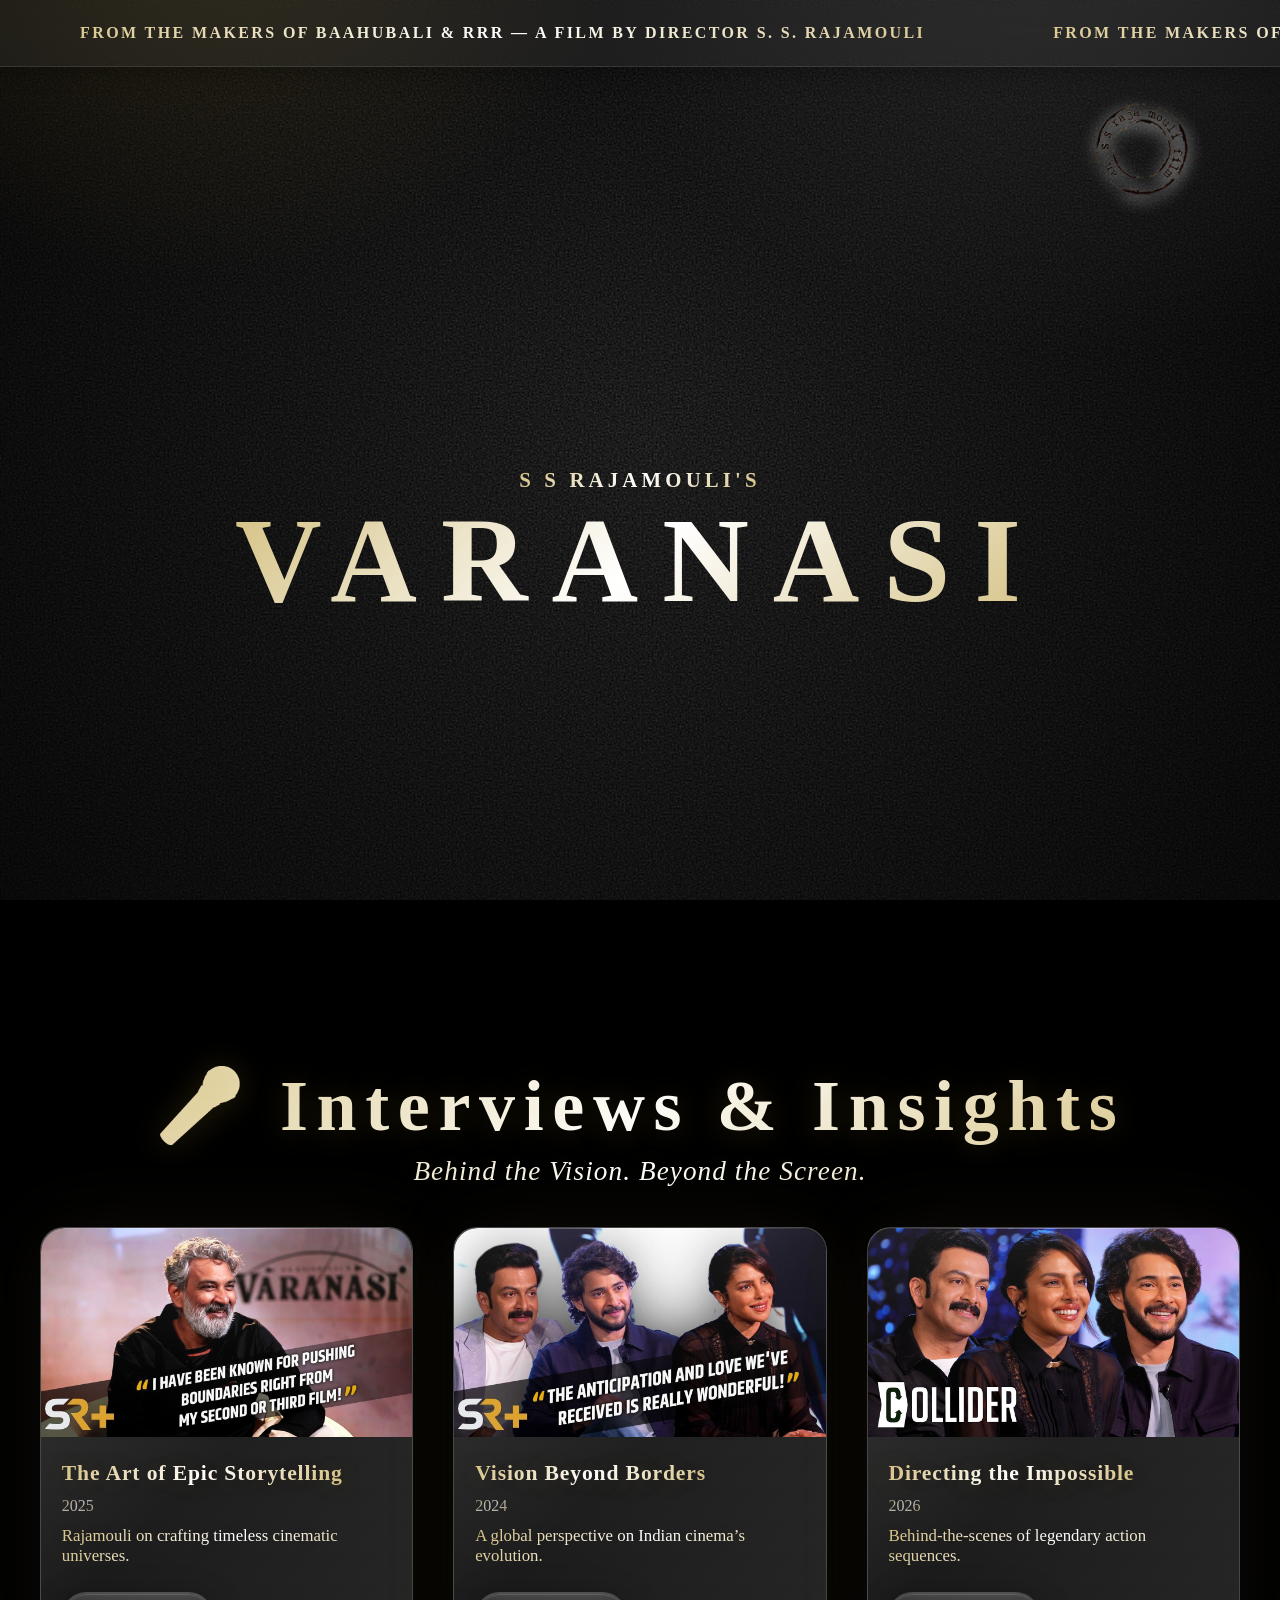
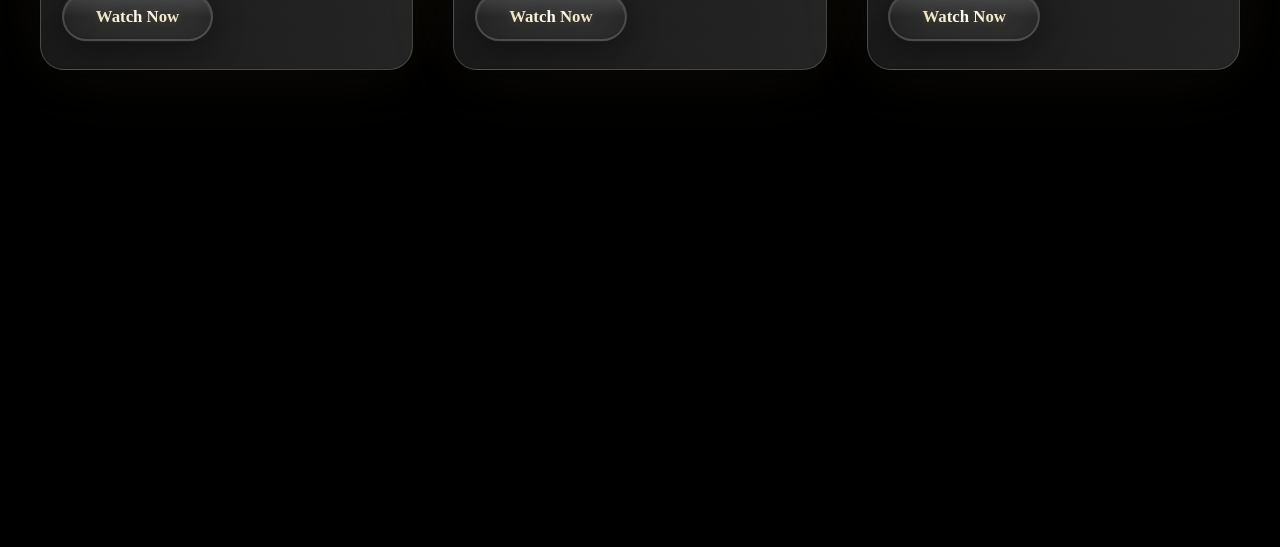
<file: interviews.html>
<!DOCTYPE html>
<html lang="en">
<head>
    <meta charset="UTF-8">
    <meta name="viewport" content="width=device-width, initial-scale=1.0">
    <title>Interviews & Insights | S. S. Rajamouli</title>
    <link rel="stylesheet" href="style.css">
    <link rel="stylesheet" href="https://cdn.jsdelivr.net/npm/aos@2.3.4/dist/aos.css" />
</head>
<body>
    <!-- Sliding Banner (reuse) -->
    <div class="sliding-banner">
        <div class="banner-content">
            <span>FROM THE MAKERS OF BAAHUBALI & RRR — A FILM BY DIRECTOR S. S. RAJAMOULI</span>
            <span>FROM THE MAKERS OF BAAHUBALI & RRR — A FILM BY DIRECTOR S. S. RAJAMOULI</span>
            <span>FROM THE MAKERS OF BAAHUBALI & RRR — A FILM BY DIRECTOR S. S. RAJAMOULI</span>
        </div>
    </div>

    <!-- Animated Background (reuse) -->
    <div class="background-container">
        <div class="background-slider">
            <div class="slide"></div>
            <div class="slide"></div>
            <div class="slide"></div>
            <div class="slide"></div>
            <div class="slide"></div>
            <div class="slide"></div>
            <div class="slide"></div>
        </div>
        <div class="overlay"></div>
        <img src="./images/stamp.png" alt="Stamp" class="stamp">
    </div>

    <!-- Main Content -->
    <main class="content">
        <div class="title-section">
            <p class="director-credit">S S RAJAMOULI'S</p>
            <h1 class="movie-title">VARANASI</h1>
        </div>
    </main>

    <!-- Interviews & Insights Section (same as index) -->
    <section class="interviews-section" id="interviews">
        <div class="interviews-heading-container">
            <h2 class="interviews-heading" data-aos="fade-up">🎤 Interviews & Insights</h2>
            <div class="gold-underline"></div>
            <p class="interviews-subtitle" data-aos="fade-up" data-aos-delay="100">Behind the Vision. Beyond the Screen.</p>
        </div>
        <div class="interviews-grid">
            <!-- Interview Card 1 -->
            <div class="interview-card" data-aos="fade-up" data-aos-delay="200">
                <div class="interview-thumb">
                    <img src="images/interview1.jpg" alt="Interview 1 Thumbnail">
                </div>
                <div class="interview-content">
                    <h3 class="interview-title">The Art of Epic Storytelling</h3>
                    <span class="interview-year">2025</span>
                    <p class="interview-desc">Rajamouli on crafting timeless cinematic universes.</p>
                    <a href="#" class="watch-now-btn">Watch Now</a>
                </div>
            </div>
            <!-- Interview Card 2 -->
            <div class="interview-card" data-aos="fade-up" data-aos-delay="300">
                <div class="interview-thumb">
                    <img src="images/interview2.jpg" alt="Interview 2 Thumbnail">
                </div>
                <div class="interview-content">
                    <h3 class="interview-title">Vision Beyond Borders</h3>
                    <span class="interview-year">2024</span>
                    <p class="interview-desc">A global perspective on Indian cinema’s evolution.</p>
                    <a href="#" class="watch-now-btn">Watch Now</a>
                </div>
            </div>
            <!-- Interview Card 3 -->
            <div class="interview-card" data-aos="fade-up" data-aos-delay="400">
                <div class="interview-thumb">
                    <img src="images/interview3.jpg" alt="Interview 3 Thumbnail">
                </div>
                <div class="interview-content">
                    <h3 class="interview-title">Directing the Impossible</h3>
                    <span class="interview-year">2026</span>
                    <p class="interview-desc">Behind-the-scenes of legendary action sequences.</p>
                    <a href="#" class="watch-now-btn">Watch Now</a>
                </div>
            </div>
        </div>
        <!-- Floating Golden Particles -->
        <canvas id="goldParticles"></canvas>
    </section>

    <!-- Cinematic Quote Section -->
    <section class="cinematic-quote-section" data-aos="fade-in">
        <blockquote class="cinematic-quote">
            <span>Cinema is the language through which I dream.</span>
            <cite>— S. S. Rajamouli</cite>
        </blockquote>
    </section>

    <script src="script.js"></script>
    <script src="https://cdn.jsdelivr.net/npm/aos@2.3.4/dist/aos.js"></script>
    <script>
      AOS.init({
        duration: 1100,
        once: true,
        offset: 80,
        easing: 'ease-out-cubic',
      });
    </script>
</body>
</html>
</file>
<file: style.css>
/* Background Video Styling */
.bg-video {
    position: absolute;
    top: 0;
    left: 0;
    width: 100vw;
    height: 100vh;
    object-fit: cover;
    z-index: 0;
    opacity: 0;
    pointer-events: none;
    transition: opacity 1.2s cubic-bezier(.4,0,.2,1);
}
.bg-video.active {
    opacity: 1;
    z-index: 1;
}
/* Scroll Down Indicator - Liquid Morphism */
.scroll-indicator {
    position: absolute;
    left: 50%;
    bottom: 2.5rem;
    transform: translateX(-50%);
    display: flex;
    flex-direction: column;
    align-items: center;
    z-index: 20;
    pointer-events: none;
    animation: fadeInScroll 1.2s 2.5s both;
}
.scroll-mouse {
    width: 36px;
    height: 58px;
    border: 2px solid var(--liquid-border-hover);
    border-radius: 20px;
    display: flex;
    align-items: flex-start;
    justify-content: center;
    margin-bottom: 0.5rem;
    background: var(--liquid-gradient), rgba(255, 255, 255, 0.06);
    backdrop-filter: blur(var(--liquid-blur));
    -webkit-backdrop-filter: blur(var(--liquid-blur));
    box-shadow: 
        0 4px 20px rgba(0, 0, 0, 0.3),
        0 0 30px rgba(212, 192, 129, 0.15),
        var(--liquid-inner-glow);
    position: relative;
    overflow: hidden;
}
.scroll-mouse::before {
    content: '';
    position: absolute;
    top: 0;
    left: 0;
    right: 0;
    height: 50%;
    background: linear-gradient(180deg, rgba(255, 255, 255, 0.15) 0%, transparent 100%);
    border-radius: 18px 18px 0 0;
}
.scroll-wheel {
    width: 6px;
    height: 12px;
    background: var(--primary-gold);
    border-radius: 3px;
    margin-top: 7px;
    animation: scrollWheelMove 1.2s infinite;
    opacity: 0.85;
}
.scroll-text {
    font-family: 'Cinzel', 'Trajan Pro', serif;
    font-size: 1.1rem;
    letter-spacing: 0.08em;
    opacity: 0.85;
    text-shadow: 0 1px 8px rgba(212,175,55,0.18);
    background: linear-gradient(135deg, var(--primary-gold) 0%, #fff 50%, var(--primary-gold) 100%);
    -webkit-background-clip: text;
    -webkit-text-fill-color: transparent;
    background-clip: text;
    color: transparent;
}
@keyframes scrollWheelMove {
    0% { transform: translateY(0); opacity: 0.85; }
    40% { opacity: 1; }
    70% { transform: translateY(18px); opacity: 0.2; }
    100% { transform: translateY(0); opacity: 0.85; }
}
@keyframes fadeInScroll {
    from { opacity: 0; transform: translateX(-50%) translateY(20px); }
    to { opacity: 1; transform: translateX(-50%) translateY(0); }
}
/* Transparent glassmorphism for Watch Now button - Liquid Morphism */
.glass-button.watch-now-btn {
    background: var(--liquid-gradient), transparent !important;
    border: 2px solid var(--liquid-border) !important;
    color: #fff !important;
    box-shadow: 
        0 8px 32px rgba(0, 0, 0, 0.4),
        var(--liquid-inner-glow) !important;
    text-shadow: 0 1px 3px rgba(0, 0, 0, 0.4) !important;
    background-image: none !important;
    -webkit-text-fill-color: #fff !important;
    transition: all 0.4s cubic-bezier(0.4, 0, 0.2, 1);
    position: relative;
    overflow: hidden;
}
.glass-button.watch-now-btn::after {
    content: '';
    position: absolute;
    top: 0;
    left: 0;
    right: 0;
    height: 50%;
    background: linear-gradient(180deg, rgba(255, 255, 255, 0.15) 0%, transparent 100%);
    border-radius: 50px 50px 0 0;
    pointer-events: none;
}
.glass-button.watch-now-btn:hover {
    background: var(--liquid-shine), rgba(255,255,255,0.12) !important;
    color: #fff !important;
    box-shadow: 
        0 0 30px rgba(212, 192, 129, 0.6),
        0 0 60px rgba(212, 192, 129, 0.3),
        0 0 90px rgba(212, 192, 129, 0.15),
        0 12px 40px rgba(0, 0, 0, 0.4),
        var(--liquid-inner-glow) !important;
    text-shadow: 0 1px 3px rgba(0, 0, 0, 0.4) !important;
    background-image: none !important;
    -webkit-text-fill-color: #fff !important;
    transform: scale(1.07) translateY(-3px);
    border-color: var(--primary-gold) !important;
}
/* --- Interviews & Insights Section --- */
.interviews-section {
    position: relative;
    z-index: 10;
    /* No background, let slider show through */
    padding: 6rem 0 4rem 0;
    overflow: hidden;
}

.interviews-heading-container {
    text-align: center;
    margin-bottom: 2.5rem;
    position: relative;
}

.interviews-heading,
.interviews-subtitle,
.interview-title,
.interview-year,
.interview-desc,
.watch-now-btn {
    font-family: 'Cinzel', 'Trajan Pro', serif !important;
    background: linear-gradient(135deg, var(--primary-gold) 0%, #fff 50%, var(--primary-gold) 100%);
    -webkit-background-clip: text;
    -webkit-text-fill-color: transparent;
    background-clip: text;
    color: transparent !important;
    text-shadow: 0 2px 32px rgba(212,175,55,0.18);
}
.interviews-heading {
    font-size: clamp(2.5rem, 6vw, 4.5rem);
    font-weight: 900;
    letter-spacing: 0.12em;
    margin-bottom: 0.5rem;
    position: relative;
    animation: cinematic-heading-glow 2.2s cubic-bezier(.4,0,.2,1) infinite alternate;
}
.interviews-subtitle {
    font-size: clamp(1.1rem, 2.5vw, 1.7rem);
    font-style: italic;
    letter-spacing: 0.04em;
    margin-bottom: 1.5rem;
}
@keyframes cinematic-heading-glow {
    0% { text-shadow: 0 2px 32px rgba(212,175,55,0.18); }
    100% { text-shadow: 0 4px 48px rgba(212,175,55,0.38); }
}

.interviews-subtitle {
    font-family: 'Cinzel', 'Trajan Pro', serif;
    font-size: clamp(1.1rem, 2.5vw, 1.7rem);
    color: var(--text-dim);
    font-style: italic;
    letter-spacing: 0.04em;
    margin-bottom: 1.5rem;
}

.interviews-grid {
    display: grid;
    grid-template-columns: repeat(3, 1fr);
    gap: 2.5rem;
    max-width: 1200px;
    margin: 0 auto 2.5rem auto;
    position: relative;
    z-index: 2;
}

@media (max-width: 900px) {
    .interviews-grid {
        grid-template-columns: 1fr;
        gap: 2rem;
    }
}

/* Interview Card - Liquid Morphism */
.interview-card {
    background: var(--liquid-gradient), rgba(255, 255, 255, 0.07);
    backdrop-filter: blur(var(--liquid-blur));
    -webkit-backdrop-filter: blur(var(--liquid-blur));
    border-radius: 24px;
    border: 1px solid var(--liquid-border);
    box-shadow: 
        var(--liquid-shadow),
        var(--liquid-inner-glow);
    overflow: hidden;
    transition: all 0.45s cubic-bezier(0.4, 0, 0.2, 1);
    display: flex;
    flex-direction: column;
    min-width: 0;
    position: relative;
    cursor: pointer;
}

.interview-card::before {
    content: '';
    position: absolute;
    top: 0;
    left: 0;
    right: 0;
    height: 1px;
    background: linear-gradient(90deg, transparent, rgba(255, 255, 255, 0.4), transparent);
    z-index: 10
}

.interview-card::after {
    content: '';
    position: absolute;
    top: 0;
    left: 0;
    right: 0;
    height: 40%;
    background: linear-gradient(180deg, rgba(255, 255, 255, 0.1) 0%, transparent 100%);
    pointer-events: none;
    border-radius: 24px 24px 0 0;
    z-index: 1
}

.interview-card:hover {
    transform: translateY(-12px) scale(1.03);
    box-shadow: 
        var(--liquid-shadow-hover),
        0 0 50px rgba(212, 192, 129, 0.25),
        var(--liquid-inner-glow);
    border-color: var(--liquid-border-hover);
    z-index: 3;
}

.interview-thumb {
    width: 100%;
    aspect-ratio: 16/9;
    overflow: hidden;
    background: linear-gradient(135deg, rgba(30, 30, 40, 0.8) 0%, rgba(20, 20, 30, 0.9) 100%);
    border-top-left-radius: 24px;
    border-top-right-radius: 24px;
    position: relative;
    box-shadow: inset 0 -20px 30px -10px rgba(0, 0, 0, 0.3);
}
.interview-thumb img {
    width: 100%;
    height: 100%;
    object-fit: cover;
    display: block;
    transition: transform 0.5s cubic-bezier(.4,0,.2,1);
}
.interview-card:hover .interview-thumb img {
    transform: scale(1.08) rotate(-1deg);
    filter: brightness(1.1) drop-shadow(0 0 20px rgba(212, 192, 129, 0.4));
}

/* Liquid Morphism Animations */
@keyframes liquidPulse {
    0%, 100% {
        box-shadow: var(--liquid-shadow), var(--liquid-inner-glow);
    }
    50% {
        box-shadow: var(--liquid-shadow), var(--liquid-inner-glow), 0 0 40px rgba(212, 192, 129, 0.15);
    }
}

@keyframes liquidShine {
    0% {
        background-position: -200% 0;
    }
    100% {
        background-position: 200% 0;
    }
}

@keyframes liquidFloat {
    0%, 100% {
        transform: translateY(0);
    }
    50% {
        transform: translateY(-5px);
    }
}

/* Apply subtle liquid pulse to elements */
.countdown-value {
    animation: liquidPulse 4s ease-in-out infinite;
}

.scroll-mouse {
    animation: liquidFloat 3s ease-in-out infinite;
}

.interview-content {
    padding: 1.5rem 1.3rem 1.7rem 1.3rem;
    display: flex;
    flex-direction: column;
    align-items: flex-start;
    gap: 0.5rem;
    position: relative;
    background: linear-gradient(180deg, rgba(255, 255, 255, 0.03) 0%, transparent 100%);
}
.interview-title {
    font-family: 'Cinzel', 'Trajan Pro', serif;
    font-size: 1.35rem;
    font-weight: 700;
    color: var(--primary-gold);
    margin-bottom: 0.2rem;
    letter-spacing: 0.04em;
}
.interview-year {
    font-size: 1rem;
    color: #fff;
    opacity: 0.7;
    font-family: 'Cinzel', 'Trajan Pro', serif;
    margin-bottom: 0.2rem;
}
.interview-desc {
    font-size: 1.05rem;
    color: var(--text-dim);
    margin-bottom: 1.1rem;
    font-family: 'Helvetica Neue', Arial, sans-serif;
}
 .watch-now-btn {
    display: inline-flex;
    align-items: center;
    gap: 0.5rem;
    padding: 0.8rem 2rem;
    font-size: 1.05rem;
    font-family: 'Cinzel', 'Trajan Pro', serif;
    font-weight: 700;
    background: var(--liquid-gradient), rgba(255,255,255,0.08);
    border: 2px solid var(--liquid-border);
    border-radius: 40px;
    backdrop-filter: blur(var(--liquid-blur));
    -webkit-backdrop-filter: blur(var(--liquid-blur));
    box-shadow: 
        0 8px 32px rgba(0, 0, 0, 0.4),
        var(--liquid-inner-glow);
    cursor: pointer;
    transition: all 0.4s cubic-bezier(0.4, 0, 0.2, 1);
    text-shadow: 0 1px 8px rgba(212,175,55,0.18);
    position: relative;
    overflow: hidden;
    color: transparent !important;
    background-clip: text;
    -webkit-background-clip: text;
    background-image: linear-gradient(135deg, var(--primary-gold) 0%, #fff 50%, var(--primary-gold) 100%);
    -webkit-text-fill-color: transparent;
    text-decoration: none !important;
}

.watch-now-btn::before {
    content: '';
    position: absolute;
    top: 0;
    left: -100%;
    width: 100%;
    height: 100%;
    background: linear-gradient(90deg, transparent, rgba(255, 255, 255, 0.3), transparent);
    transition: left 0.6s cubic-bezier(0.4, 0, 0.2, 1);
    transform: skewX(-15deg);
}

.watch-now-btn::after {
    content: '';
    position: absolute;
    top: 0;
    left: 0;
    right: 0;
    height: 50%;
    background: linear-gradient(180deg, rgba(255, 255, 255, 0.15) 0%, transparent 100%);
    border-radius: 40px 40px 0 0;
    pointer-events: none;
}

.watch-now-btn:hover::before {
    left: 100%;
}

.watch-now-btn:hover {
    background: var(--liquid-shine), rgba(30,30,30,0.9);
    box-shadow: 
        0 0 30px rgba(212, 192, 129, 0.6),
        0 0 60px rgba(212, 192, 129, 0.3),
        0 0 90px rgba(212, 192, 129, 0.15),
        0 12px 40px rgba(0, 0, 0, 0.4),
        var(--liquid-inner-glow);
    transform: scale(1.07) translateY(-3px);
    color: transparent !important;
    background-clip: text;
    -webkit-background-clip: text;
    background-image: linear-gradient(90deg, #fff 0%, var(--primary-gold) 100%);
    -webkit-text-fill-color: transparent;
    border-color: var(--primary-gold);
}

/* Responsive for interviews grid */
@media (max-width: 1200px) {
    .interviews-grid {
        grid-template-columns: 1fr 1fr;
    }
}
@media (max-width: 700px) {
    .interviews-section {
        padding: 3.5rem 0 2.5rem 0;
    }
    .interviews-grid {
        grid-template-columns: 1fr;
        gap: 1.5rem;
    }
    .interview-content {
        padding: 1.1rem 1rem 1.2rem 1rem;
    }
}

/* Floating Golden Particles Canvas */
#goldParticles {
    position: absolute;
    top: 0; left: 0; width: 100%; height: 100%;
    pointer-events: none;
    z-index: 1;
}

/* Cinematic Quote Section */
.cinematic-quote-section {
    background: none;
    padding: 4rem 2rem 2.5rem 2rem;
    text-align: center;
    z-index: 10;
    position: relative;
}
.cinematic-quote {
    font-family: 'Cinzel', 'Trajan Pro', serif;
    font-size: clamp(2rem, 5vw, 3.2rem);
    font-style: italic;
    font-weight: 700;
    line-height: 1.4;
    margin: 0 auto 1.2rem auto;
    max-width: 900px;
    opacity: 0;
    transform: translateY(40px);
    animation: quote-fade-in 1.7s cubic-bezier(.4,0,.2,1) 0.5s forwards;
    padding: 2rem 0;
}

.cinematic-quote span {
    display: block;
    background: linear-gradient(135deg, var(--primary-gold) 0%, #fff 50%, var(--primary-gold) 100%);
    -webkit-background-clip: text;
    background-clip: text;
    -webkit-text-fill-color: transparent;
    color: transparent;
    text-shadow: none;
}

.cinematic-quote cite {
    display: block;
    font-size: 1.2rem;
    background: linear-gradient(135deg, rgba(255, 255, 255, 0.9) 0%, var(--primary-gold) 100%);
    -webkit-background-clip: text;
    background-clip: text;
    -webkit-text-fill-color: transparent;
    color: transparent;
    margin-top: 1rem;
    font-style: normal;
    font-family: 'Cinzel', 'Trajan Pro', serif;
}
@keyframes quote-fade-in {
    to {
        opacity: 1;
        transform: translateY(0);
    }
}
/* Clean stylesheet: background slider, title gradient, glass countdown, buttons, responsive */
@import url('https://fonts.googleapis.com/css2?family=Cinzel:wght@700;900&display=swap');

* {
    box-sizing: border-box;
    margin: 0;
    padding: 0
}

:root {
    --primary-gold: #d4c081;
    --text-light: #fff;
    --text-dim: rgba(255, 255, 255, 0.75);
    --glass-bg: rgba(255, 255, 255, 0.06);
    --glass-border: rgba(255, 255, 255, 0.12);
    
    /* Liquid Morphism Variables */
    --liquid-blur: 25px;
    --liquid-bg: rgba(255, 255, 255, 0.08);
    --liquid-bg-hover: rgba(255, 255, 255, 0.15);
    --liquid-border: rgba(255, 255, 255, 0.18);
    --liquid-border-hover: rgba(212, 192, 129, 0.5);
    --liquid-shadow: 0 8px 32px rgba(0, 0, 0, 0.4), 0 0 80px rgba(212, 192, 129, 0.08);
    --liquid-shadow-hover: 0 12px 48px rgba(0, 0, 0, 0.5), 0 0 100px rgba(212, 192, 129, 0.2);
    --liquid-inner-glow: inset 0 1px 1px rgba(255, 255, 255, 0.15), inset 0 -1px 1px rgba(0, 0, 0, 0.1);
    --liquid-gradient: linear-gradient(135deg, rgba(255, 255, 255, 0.12) 0%, rgba(255, 255, 255, 0.03) 50%, rgba(255, 255, 255, 0.08) 100%);
    --liquid-shine: linear-gradient(135deg, rgba(255, 255, 255, 0.2) 0%, transparent 50%, rgba(255, 255, 255, 0.1) 100%)
}

body {
    font-family: 'Helvetica Neue', Arial, sans-serif;
    color: var(--text-light);
    background: #000;
    min-height: 100vh
}

/* Intro Overlay */
.intro-overlay {
    position: fixed;
    inset: 0;
    z-index: 9999;
    background: #000;
    display: flex;
    align-items: center;
    justify-content: center;
    animation: fadeOutOverlay 1s ease-out 6s forwards
}

.intro-overlay.hidden {
    display: none;
    pointer-events: none
}

.intro-content {
    text-align: center;
    padding: 2rem;
    max-width: 90vw;
}

.shloka-text {
    font-size: clamp(2rem, 5vw, 4rem);
    font-weight: 700;
    font-family: 'Trajan Pro', 'Trajan', 'Cinzel', serif;
    letter-spacing: 0.08em;
    margin-bottom: 1.5rem;
    background-image: linear-gradient(135deg, var(--primary-gold) 0%, #fff 50%, var(--primary-gold) 100%);
    -webkit-background-clip: text;
    background-clip: text;
    -webkit-text-fill-color: transparent;
    color: transparent;
    animation: fadeInText 2s ease-out forwards, fadeOutText 1.5s ease-out 5s forwards
}

.shloka-translation {
    font-size: clamp(1.2rem, 2.5vw, 1.8rem);
    font-weight: 700;
    font-family: 'Trajan Pro', 'Trajan', 'Cinzel', serif;
    background-image: linear-gradient(135deg, var(--primary-gold) 0%, #fff 50%, var(--primary-gold) 100%);
    -webkit-background-clip: text;
    background-clip: text;
    -webkit-text-fill-color: transparent;
    color: transparent;
    letter-spacing: 0.05em;
    animation: fadeInText 2s ease-out 0.3s forwards, fadeOutText 1.5s ease-out 5.3s forwards
}

@keyframes fadeInText {
    from {
        opacity: 0;
        transform: translateY(20px);
    }

    to {
        opacity: 1;
        transform: translateY(0);
    }
}

@keyframes fadeOutText {
    from {
        opacity: 1;
        transform: translateY(0);
    }

    to {
        opacity: 0;
        transform: translateY(-20px);
    }
}

@keyframes fadeOutOverlay {
    from {
        opacity: 1;
        pointer-events: auto;
    }

    to {
        opacity: 0;
        pointer-events: none;
        display: none;
    }
}

/* Sliding Banner - Glassmorphism */
.sliding-banner {
    position: relative;
    width: 100%;
    background: rgba(255, 255, 255, 0.05);
    border-bottom: 1px solid rgba(255, 255, 255, 0.1);
    backdrop-filter: blur(12px);
    -webkit-backdrop-filter: blur(12px);
    padding: 1.5rem 1rem;
    overflow: hidden;
    z-index: 100;
    box-shadow: 0 4px 20px rgba(0, 0, 0, 0.3)
}

.banner-content {
    display: flex;
    white-space: nowrap;
    animation: slide 18s linear infinite;
    will-change: transform;
    backface-visibility: hidden;
    -webkit-backface-visibility: hidden;
    transform: translateZ(0);
    -webkit-transform: translateZ(0)
}

.banner-content span {
    font-size: clamp(0.75rem, 1.8vw, 1rem);
    font-weight: 700;
    letter-spacing: 0.15em;
    padding: 0 4rem;
    text-transform: uppercase;
    font-family: 'Trajan Pro', 'Trajan', 'Cinzel', serif;
    background-image: linear-gradient(135deg, var(--primary-gold) 0%, #fff 50%, var(--primary-gold) 100%);
    -webkit-background-clip: text;
    background-clip: text;
    -webkit-text-fill-color: transparent;
    color: transparent
}

@keyframes slide {
    0% {
        transform: translate3d(0, 0, 0);
    }

    100% {
        transform: translate3d(-50%, 0, 0);
    }
}

/* Background slider */
.background-container {
    position: fixed;
    inset: 0;
    z-index: 0;
    overflow: hidden;
    transform: translate3d(0, 0, 0)
}

.background-container::before {
    content: '';
    position: absolute;
    inset: 0;
    background-image: url('data:image/svg+xml;utf8,<svg xmlns="http://www.w3.org/2000/svg" width="200" height="200"><filter id="noise"><feTurbulence baseFrequency="0.5" numOctaves="2" seed="2" type="fractalNoise"/></filter><rect width="200" height="200" fill="rgba(255,255,255,0.015)" filter="url(%23noise)"/></svg>');
    opacity: 0.3;
    pointer-events: none;
    z-index: 5;
    mix-blend-mode: overlay;
    will-change: opacity;
    backface-visibility: hidden;
    -webkit-backface-visibility: hidden
}

.background-slider {
    position: absolute;
    inset: 0;
    pointer-events: none;
    will-change: opacity;
    transform: translate3d(0, 0, 0)
}

.slide {
    position: absolute;
    inset: 0;
    background-size: cover;
    background-position: center;
    background-repeat: no-repeat;
    opacity: 0;
    transition: opacity 1s cubic-bezier(0.4, 0, 0.2, 1);
    will-change: opacity;
    backface-visibility: hidden;
    -webkit-backface-visibility: hidden
}

.slide.active {
    opacity: 1
}

.overlay {
    position: absolute;
    inset: 0;
    background:
        radial-gradient(circle at 15% -20%, rgba(212, 175, 55, 0.15) 0%, transparent 30%),
        radial-gradient(circle at 85% -20%, rgba(255, 255, 255, 0.1) 0%, transparent 35%),
        radial-gradient(circle at center, rgba(0, 0, 0, 0) 0%, rgba(0, 0, 0, 0.7) 100%);
    z-index: 1
}

.stamp {
    position: absolute;
    top: 5rem;
    right: 1.5rem;
    width: clamp(120px, 18vw, 250px);
    height: auto;
    z-index: 3;
    opacity: 0.95;
    filter: drop-shadow(0 4px 8px rgb(255, 255, 255))
}

.content {
    position: relative;
    z-index: 2;
    display: flex;
    flex-direction: column;
    align-items: center;
    justify-content: center;
    min-height: 100vh;
    padding: 2rem;
    text-align: center
}

.title-section {
    display: flex;
    flex-direction: column;
    align-items: center;
    gap: 0rem;
    margin-top: 4rem;
    margin-bottom: 0rem;
}

.director-credit {
    font-size: clamp(0.9rem, 2vw, 1.3rem);
    font-weight: 800;
    font-family: 'Trajan Pro', 'Trajan', 'Cinzel', serif;
    letter-spacing: 0.2em;
    text-transform: uppercase;
    background: linear-gradient(135deg, var(--primary-gold) 0%, #fff 50%, var(--primary-gold) 100%);
    -webkit-background-clip: text;
    background-clip: text;
    -webkit-text-fill-color: transparent;
    color: transparent;
    margin: 0;
    padding: 0
}

.movie-title {
    font-size: clamp(3.5rem, 10vw, 7.5rem);
    font-weight: 900;
    font-family: 'Trajan Pro', 'Trajan', 'Cinzel', serif;
    letter-spacing: .2em;
    margin: 0;
    text-transform: uppercase;
    background: linear-gradient(135deg, var(--primary-gold) 0%, #fff 50%, var(--primary-gold) 100%);
    -webkit-background-clip: text;
    -webkit-text-fill-color: transparent;
    background-clip: text;
    text-shadow: none;
    transform: none
}

.countdown-container {
    display: flex;
    gap: clamp(1rem, 3vw, 2.5rem);
    margin: 1rem 0;
    flex-wrap: wrap;
    justify-content: center
}

.countdown-item {
    display: flex;
    flex-direction: column;
    align-items: center;
    gap: .5rem;
    text-align: center;
    min-width: clamp(70px, 15vw, 120px)
}

/* Countdown Value - Liquid Morphism */
.countdown-value {
    width: clamp(70px, 15vw, 120px);
    height: clamp(70px, 15vw, 120px);
    display: inline-flex;
    align-items: center;
    justify-content: center;
    position: relative;
    color: transparent;
    font-size: clamp(1.6rem, 4.5vw, 3rem);
    font-weight: 700;
    background: var(--liquid-gradient), rgba(255, 255, 255, 0.06);
    border: 1px solid var(--liquid-border);
    border-radius: 20px;
    backdrop-filter: blur(var(--liquid-blur));
    -webkit-backdrop-filter: blur(var(--liquid-blur));
    box-shadow: 
        var(--liquid-shadow),
        var(--liquid-inner-glow);
    font-family: 'Trajan Pro', 'Trajan', 'Cinzel', serif;
    transition: all 0.4s cubic-bezier(0.4, 0, 0.2, 1)
}

.countdown-value::after {
    content: '';
    position: absolute;
    top: 0;
    left: 0;
    right: 0;
    height: 50%;
    background: linear-gradient(180deg, rgba(255, 255, 255, 0.12) 0%, transparent 100%);
    border-radius: 20px 20px 0 0;
    pointer-events: none
}

.countdown-item:hover .countdown-value {
    transform: translateY(-4px) scale(1.05);
    box-shadow: 
        var(--liquid-shadow-hover),
        0 0 40px rgba(212, 192, 129, 0.2),
        var(--liquid-inner-glow);
    border-color: var(--liquid-border-hover)
}

.countdown-value::before {
    content: attr(data-value);
    position: absolute;
    inset: 0;
    display: flex;
    align-items: center;
    justify-content: center;
    background-image: linear-gradient(135deg, var(--primary-gold) 0%, #fff 50%, var(--primary-gold) 100%);
    -webkit-background-clip: text;
    background-clip: text;
    -webkit-text-fill-color: transparent;
    font-size: inherit;
    font-weight: inherit;
    text-shadow: 0 0 24px rgba(212, 175, 55, 0.45)
}

.countdown-label {
    font-size: clamp(.65rem, 1.8vw, .95rem);
    text-transform: uppercase;
    letter-spacing: .18em;
    color: var(--text-dim);
    margin-top: .25rem
}

.release-date {
    font-size: clamp(1rem, 2.5vw, 1.5rem);
    color: var(--text-dim);
    letter-spacing: .1em;
    margin-bottom: 2rem;
    font-family: 'Trajan Pro', 'Trajan', 'Cinzel', serif
}

.hashtags {
    font-size: clamp(.85rem, 2vw, 1rem);
    color: var(--text-dim);
    letter-spacing: .1em;
    margin-bottom: 2rem;
    font-weight: 500;
    font-family: 'Trajan Pro', 'Trajan', 'Cinzel', serif
}

.button-container {
    display: flex;
    gap: 1.5rem;
    flex-wrap: wrap;
    justify-content: center
}

/* Liquid Morphism Button Styles */
.glass-button {
    display: flex;
    align-items: center;
    gap: .75rem;
    padding: 1rem 2.5rem;
    font-size: clamp(.9rem, 2vw, 1.1rem);
    font-weight: 600;
    letter-spacing: .05em;
    text-transform: uppercase;
    color: var(--text-light);
    background: var(--liquid-gradient), var(--liquid-bg);
    border: 1px solid var(--liquid-border);
    border-radius: 50px;
    backdrop-filter: blur(var(--liquid-blur));
    -webkit-backdrop-filter: blur(var(--liquid-blur));
    cursor: pointer;
    transition: all 0.4s cubic-bezier(0.4, 0, 0.2, 1);
    position: relative;
    overflow: hidden;
    font-family: 'Trajan Pro', 'Trajan', 'Cinzel', serif;
    box-shadow: 
        0 8px 32px rgba(0, 0, 0, 0.4),
        var(--liquid-inner-glow);
    text-shadow: 0 1px 2px rgba(0, 0, 0, 0.3)
}

.glass-button::before {
    content: '';
    position: absolute;
    top: 0;
    left: -100%;
    width: 100%;
    height: 100%;
    background: linear-gradient(90deg, transparent, rgba(255, 255, 255, 0.25), transparent);
    transition: left 0.6s cubic-bezier(0.4, 0, 0.2, 1);
    transform: skewX(-15deg)
}

.glass-button::after {
    content: '';
    position: absolute;
    top: 0;
    left: 0;
    right: 0;
    height: 50%;
    background: linear-gradient(180deg, rgba(255, 255, 255, 0.15) 0%, transparent 100%);
    border-radius: 50px 50px 0 0;
    pointer-events: none
}

.glass-button:hover::before {
    left: 100%
}

.glass-button:hover {
    background: var(--liquid-shine), var(--liquid-bg-hover);
    border-color: var(--primary-gold);
    box-shadow: 
        0 0 30px rgba(212, 192, 129, 0.6),
        0 0 60px rgba(212, 192, 129, 0.3),
        0 0 90px rgba(212, 192, 129, 0.15),
        0 12px 40px rgba(0, 0, 0, 0.4),
        var(--liquid-inner-glow);
    transform: translateY(-4px) scale(1.02)
}

.glass-button:active {
    transform: translateY(-1px) scale(0.98);
    box-shadow: 
        0 0 15px rgba(212, 192, 129, 0.4),
        0 0 30px rgba(212, 192, 129, 0.2),
        0 4px 20px rgba(0, 0, 0, 0.4),
        var(--liquid-inner-glow)
}

@media (max-width:768px) {
    .content {
        padding: 1.5rem
    }

    .movie-title {
        margin-bottom: 1.5rem
    }

    .countdown-container {
        gap: 1rem;
        margin: 2rem 0
    }

    .button-container {
        flex-direction: column;
        gap: 1rem;
        width: 100%;
        max-width: 300px
    }

    .glass-button {
        width: 100%;
        justify-content: center;
        padding: 1rem 2rem
    }
}

@media (max-width:480px) {
    .countdown-item {
        min-width: 60px
    }

    .movie-title {
        letter-spacing: .1em
    }
}

@media (prefers-reduced-motion: reduce) {
    * {
        animation-duration: .01ms !important;
        animation-iteration-count: 1 !important;
        transition-duration: .01ms !important
    }
}
</file>
